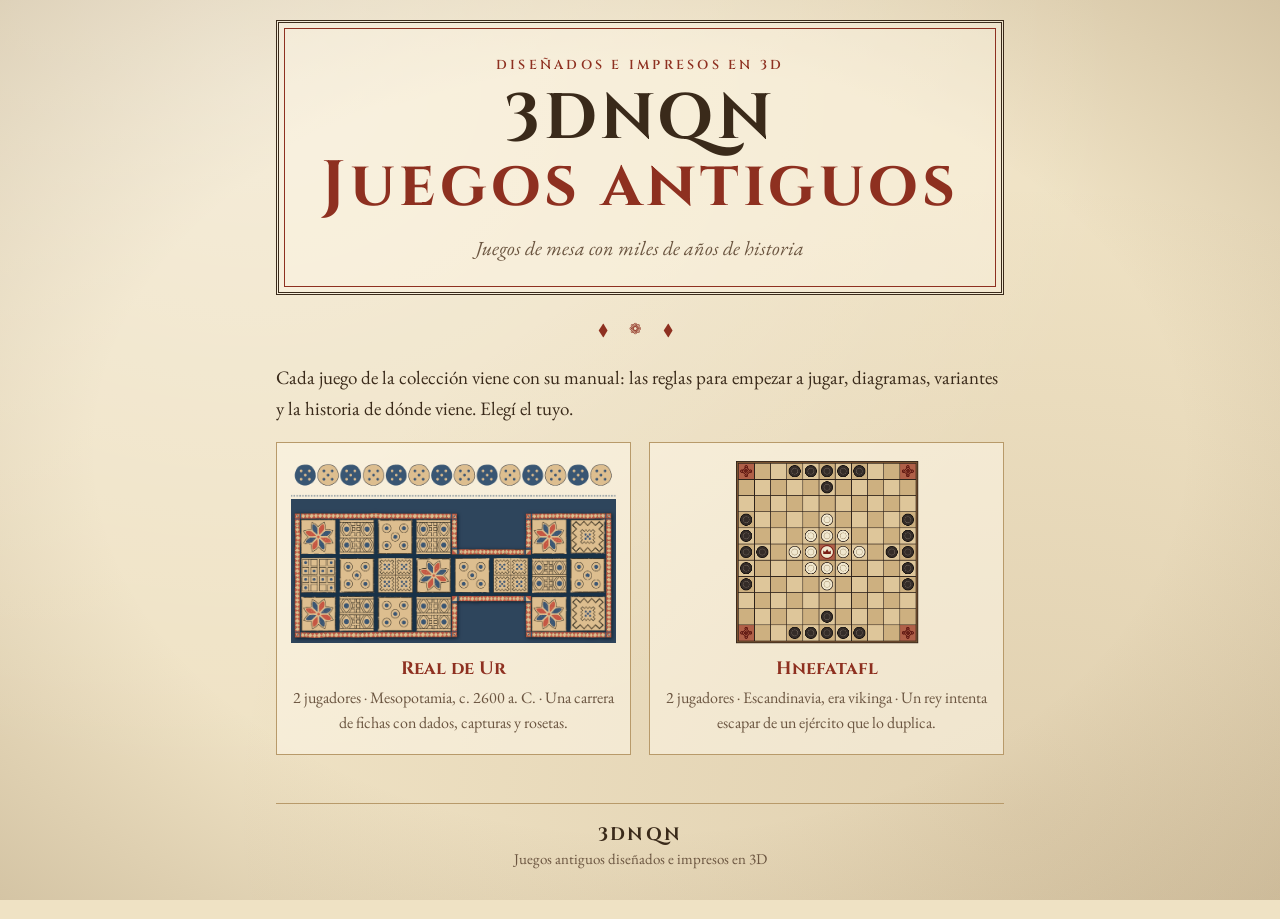
<file: index.html>
<!doctype html>
<html lang="es">
<head>
<meta charset="utf-8">
<meta name="viewport" content="width=device-width, initial-scale=1">
<title>3DNQN · Juegos antiguos</title>
<meta name="description" content="Juegos de mesa antiguos diseñados e impresos en 3D por 3DNQN: manuales, reglas e historia.">
<link rel="preconnect" href="https://fonts.googleapis.com">
<link rel="preconnect" href="https://fonts.gstatic.com" crossorigin>
<link href="https://fonts.googleapis.com/css2?family=Cinzel:wght@600;700&family=EB+Garamond:ital,wght@0,400;0,600;1,400&display=swap" rel="stylesheet">
<link rel="stylesheet" href="assets/estilo.css">
</head>
<body>
<main class="pagina">

  <header class="marco">
    <p class="sobretitulo">Diseñados e impresos en 3D</p>
    <h1>3DNQN <span class="rojo">Juegos antiguos</span></h1>
    <p class="bajada">Juegos de mesa con miles de años de historia</p>
  </header>

  <p class="ornamento">◆ ❁ ◆</p>

  <p>Cada juego de la colección viene con su manual: las reglas para empezar a jugar, diagramas, variantes y la historia de dónde viene. Elegí el tuyo.</p>

  <div class="tarjetas">
    <a class="tarjeta" href="ur/">
      <img src="ur/tablero.png" width="788" height="441" alt="Tablero del Real de Ur con sus rosetas.">
      <h3>Real de Ur</h3>
      <p>2 jugadores · Mesopotamia, c. 2600 a. C. · Una carrera de fichas con dados, capturas y rosetas.</p>
    </a>
    <a class="tarjeta" href="hnefatafl/">
      <img src="hnefatafl/tablero.png" width="752" height="752" alt="Tablero del Hnefatafl en la posición inicial.">
      <h3>Hnefatafl</h3>
      <p>2 jugadores · Escandinavia, era vikinga · Un rey intenta escapar de un ejército que lo duplica.</p>
    </a>
  </div>

  <footer>
    <div class="marca">3DNQN</div>
    <div>Juegos antiguos diseñados e impresos en 3D</div>
  </footer>

</main>
</body>
</html>
</file>
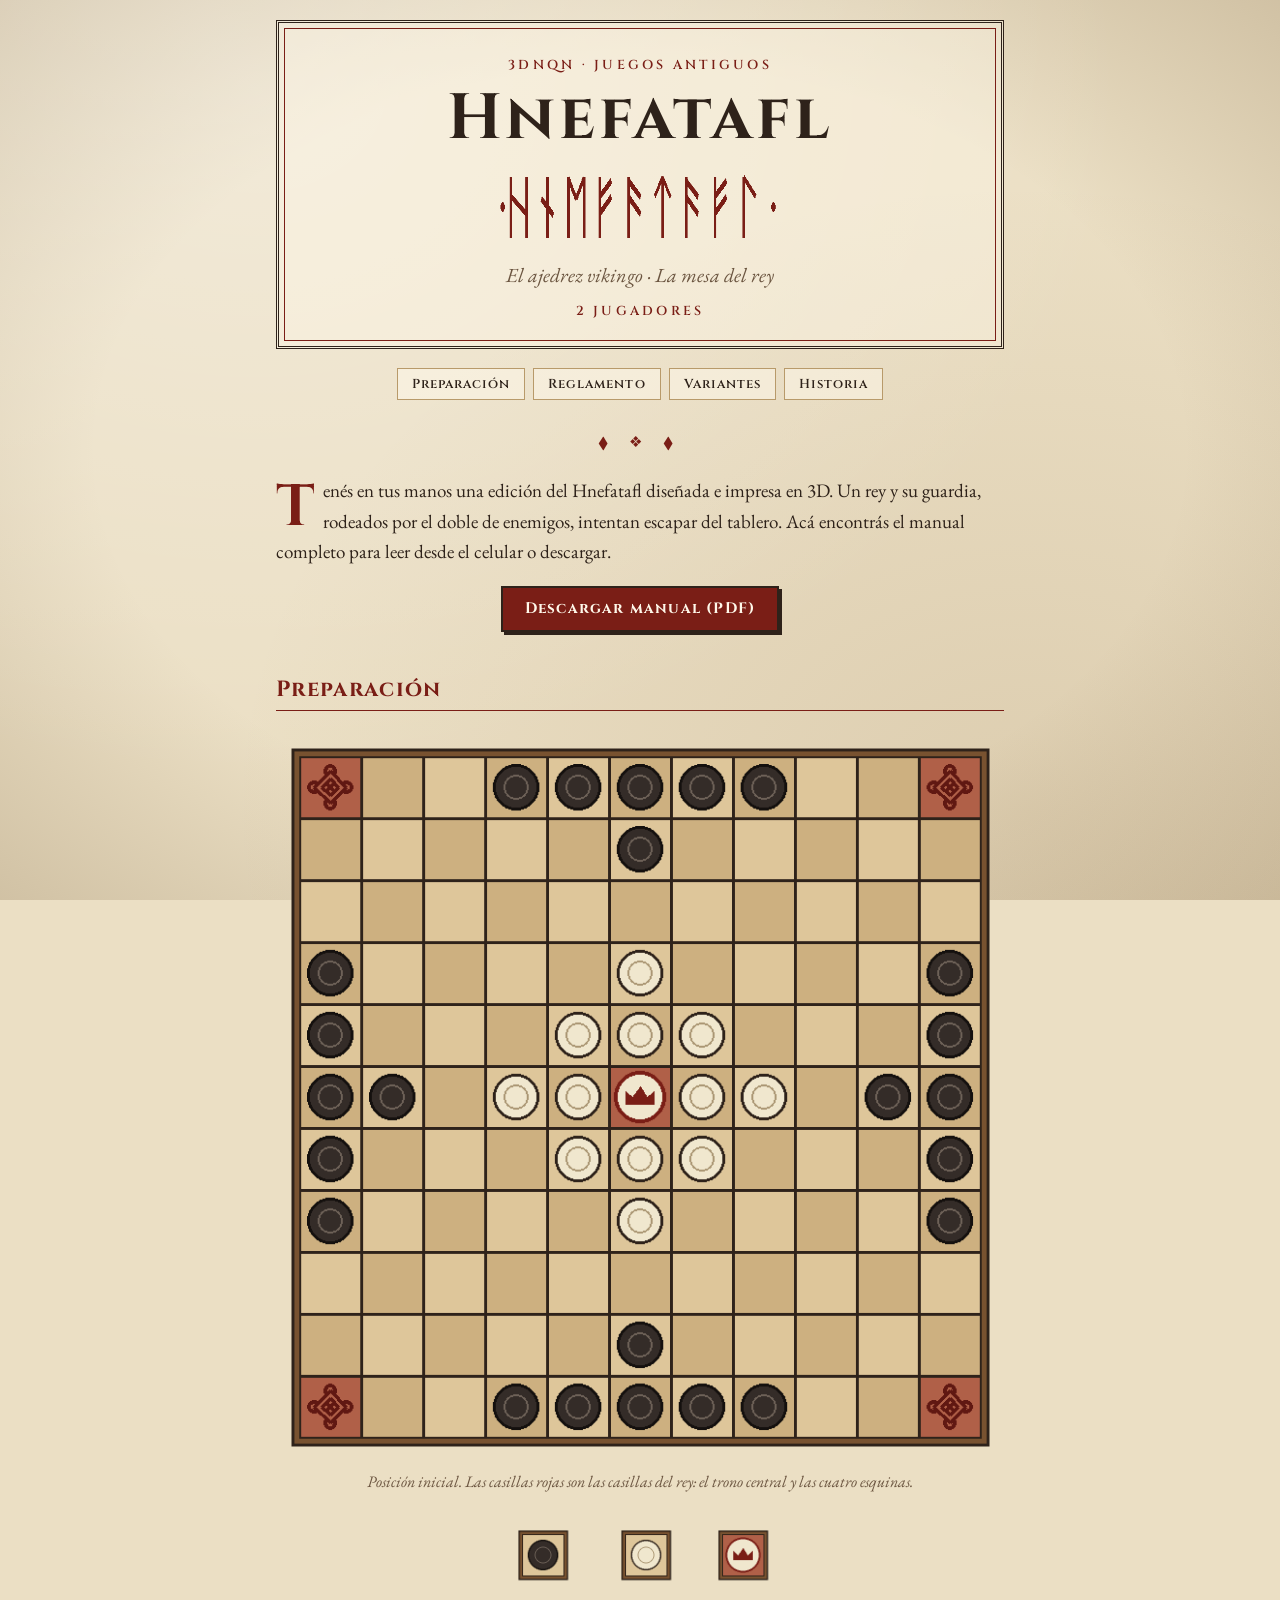
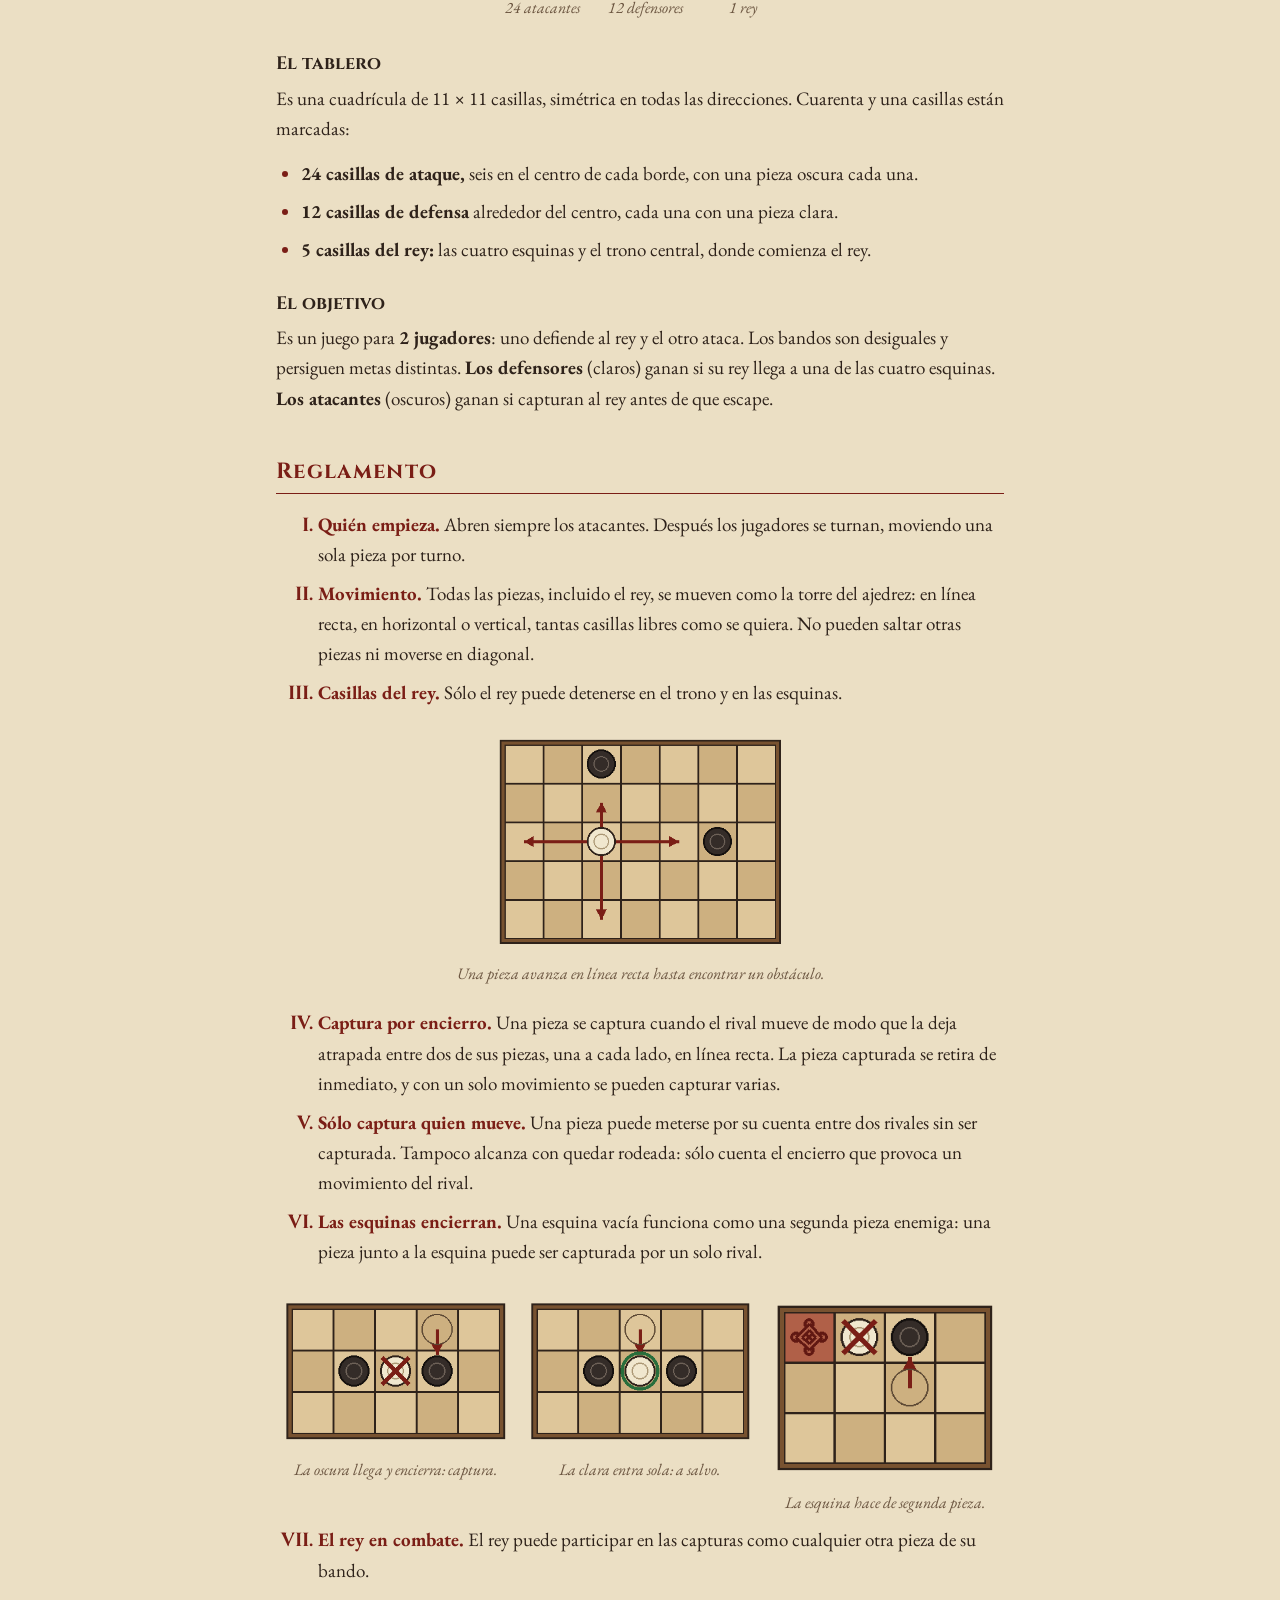
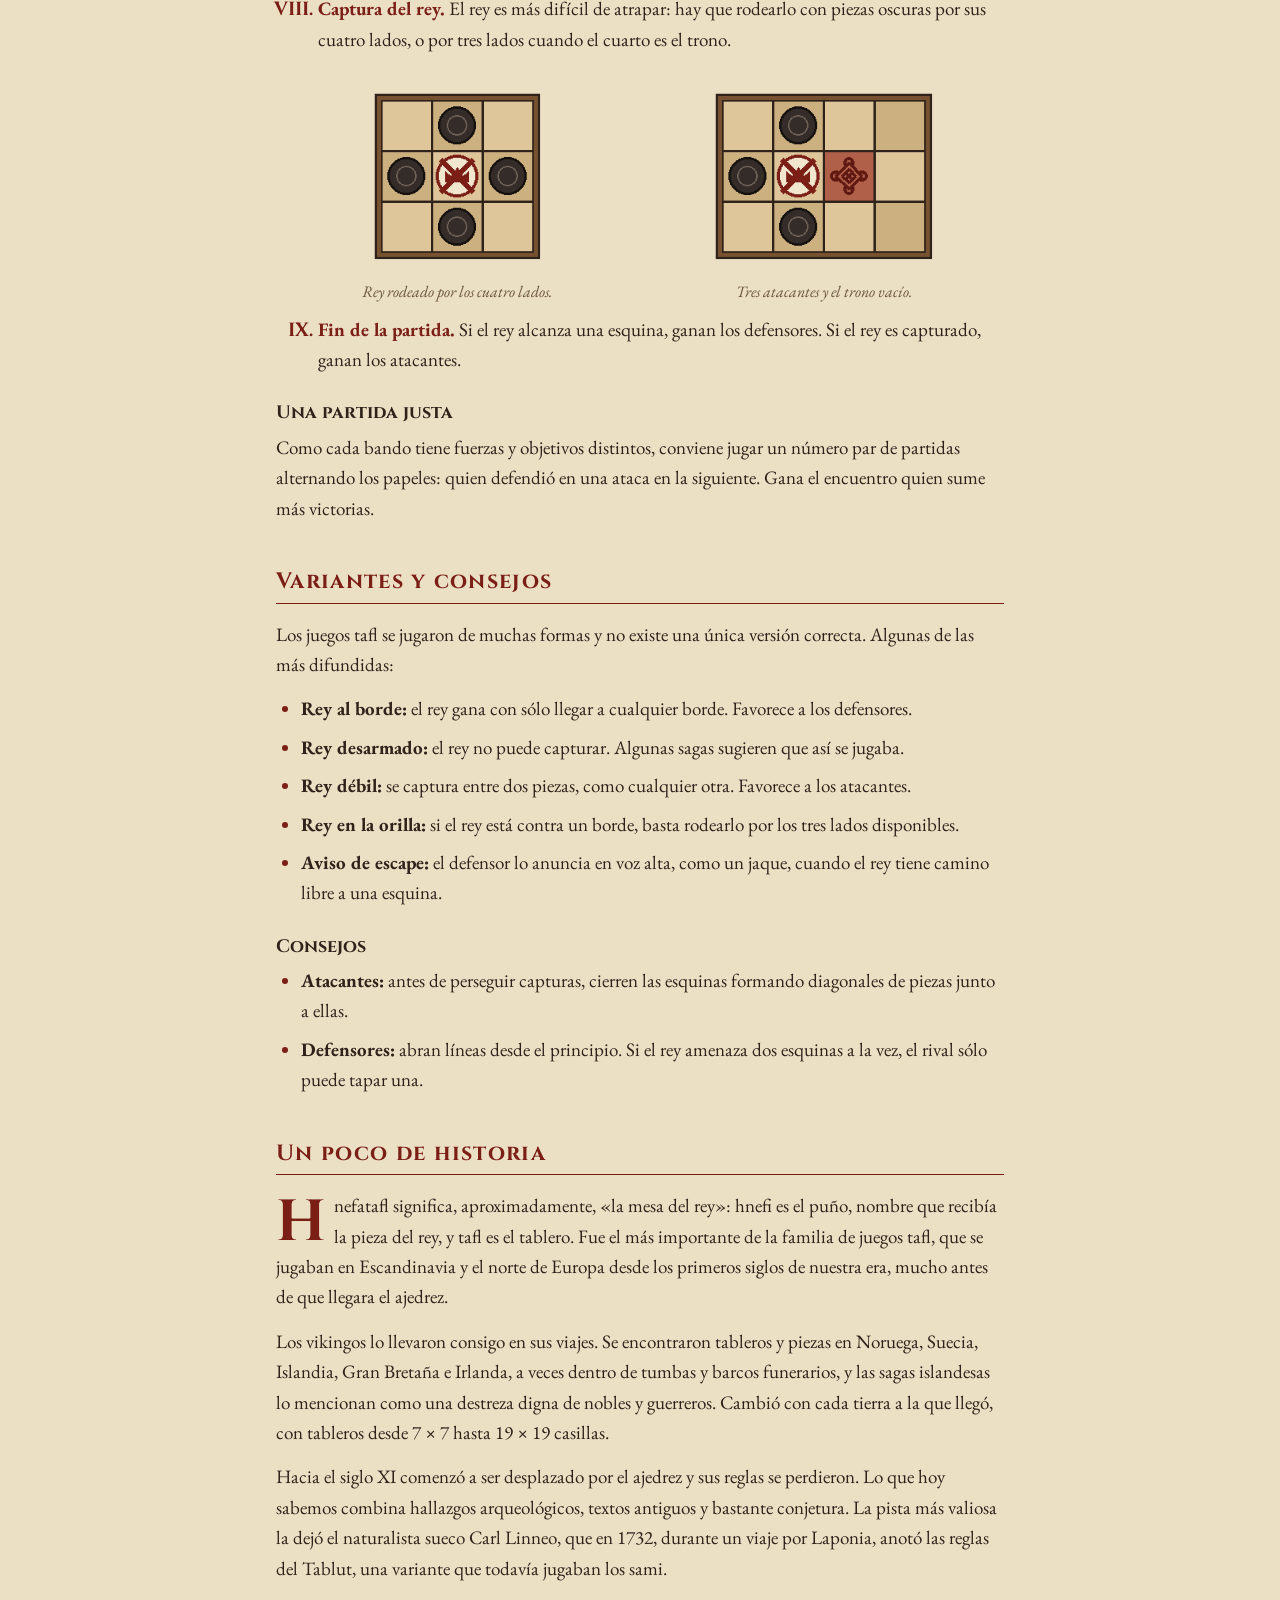
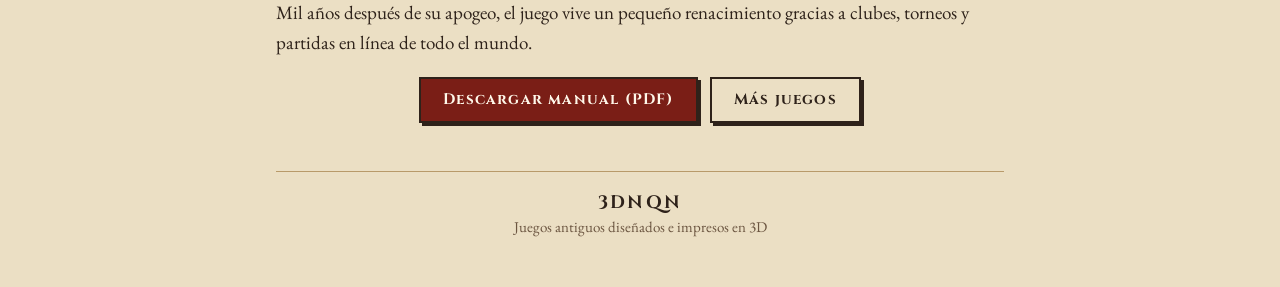
<file: hnefatafl/index.html>
<!doctype html>
<html lang="es">
<head>
<meta charset="utf-8">
<meta name="viewport" content="width=device-width, initial-scale=1">
<title>Hnefatafl · Manual de juego · 3DNQN</title>
<meta name="description" content="Manual del Hnefatafl, el ajedrez vikingo: preparación, reglamento con diagramas, variantes e historia. Edición impresa en 3D por 3DNQN.">
<link rel="preconnect" href="https://fonts.googleapis.com">
<link rel="preconnect" href="https://fonts.gstatic.com" crossorigin>
<link href="https://fonts.googleapis.com/css2?family=Cinzel:wght@600;700&family=EB+Garamond:ital,wght@0,400;0,600;1,400&display=swap" rel="stylesheet">
<link rel="stylesheet" href="../assets/estilo.css">
</head>
<body class="tafl">
<main class="pagina">

  <header class="marco">
    <p class="sobretitulo">3DNQN · Juegos antiguos</p>
    <h1>Hnefatafl</h1>
    <img class="runas" src="runas.png" width="688" height="80" alt="Hnefatafl escrito en runas">
    <p class="bajada">El ajedrez vikingo · La mesa del rey</p>
    <p class="sobretitulo" style="margin:14px 0 0">2 jugadores</p>
  </header>

  <ul class="indice">
    <li><a href="#preparacion">Preparación</a></li>
    <li><a href="#reglamento">Reglamento</a></li>
    <li><a href="#variantes">Variantes</a></li>
    <li><a href="#historia">Historia</a></li>
  </ul>

  <p class="ornamento">◆ ❖ ◆</p>

  <p class="inicial">Tenés en tus manos una edición del Hnefatafl diseñada e impresa en 3D. Un rey y su guardia, rodeados por el doble de enemigos, intentan escapar del tablero. Acá encontrás el manual completo para leer desde el celular o descargar.</p>

  <div class="botones">
    <a class="boton" href="manual-hnefatafl.pdf" download>Descargar manual (PDF)</a>
  </div>

  <h2 id="preparacion">Preparación</h2>
  <figure>
    <img src="tablero.png" width="752" height="752" alt="Tablero de 11 por 11 en la posición inicial: el rey en el centro, doce defensores en cruz y veinticuatro atacantes en los bordes.">
    <figcaption>Posición inicial. Las casillas rojas son las casillas del rey: el trono central y las cuatro esquinas.</figcaption>
  </figure>

  <div class="piezas">
    <figure><img src="p_a.png" width="138" height="138" alt="Pieza atacante"><figcaption>24 atacantes</figcaption></figure>
    <figure><img src="p_d.png" width="138" height="138" alt="Pieza defensora"><figcaption>12 defensores</figcaption></figure>
    <figure><img src="p_k.png" width="138" height="138" alt="El rey"><figcaption>1 rey</figcaption></figure>
  </div>

  <h3>El tablero</h3>
  <p>Es una cuadrícula de 11 × 11 casillas, simétrica en todas las direcciones. Cuarenta y una casillas están marcadas:</p>
  <ul>
    <li><strong>24 casillas de ataque,</strong> seis en el centro de cada borde, con una pieza oscura cada una.</li>
    <li><strong>12 casillas de defensa</strong> alrededor del centro, cada una con una pieza clara.</li>
    <li><strong>5 casillas del rey:</strong> las cuatro esquinas y el trono central, donde comienza el rey.</li>
  </ul>

  <h3>El objetivo</h3>
  <p>Es un juego para <strong>2 jugadores</strong>: uno defiende al rey y el otro ataca. Los bandos son desiguales y persiguen metas distintas. <strong>Los defensores</strong> (claros) ganan si su rey llega a una de las cuatro esquinas. <strong>Los atacantes</strong> (oscuros) ganan si capturan al rey antes de que escape.</p>

  <h2 id="reglamento">Reglamento</h2>
  <ol class="reglas">
    <li><span class="regla">Quién empieza.</span> Abren siempre los atacantes. Después los jugadores se turnan, moviendo una sola pieza por turno.</li>
    <li><span class="regla">Movimiento.</span> Todas las piezas, incluido el rey, se mueven como la torre del ajedrez: en línea recta, en horizontal o vertical, tantas casillas libres como se quiera. No pueden saltar otras piezas ni moverse en diagonal.</li>
    <li><span class="regla">Casillas del rey.</span> Sólo el rey puede detenerse en el trono y en las esquinas.</li>
  </ol>
  <figure>
    <img src="d_mov.png" width="496" height="368" alt="Una pieza se mueve en línea recta hasta encontrar un obstáculo." style="max-width:300px">
    <figcaption>Una pieza avanza en línea recta hasta encontrar un obstáculo.</figcaption>
  </figure>

  <ol class="reglas" start="4">
    <li><span class="regla">Captura por encierro.</span> Una pieza se captura cuando el rival mueve de modo que la deja atrapada entre dos de sus piezas, una a cada lado, en línea recta. La pieza capturada se retira de inmediato, y con un solo movimiento se pueden capturar varias.</li>
    <li><span class="regla">Sólo captura quien mueve.</span> Una pieza puede meterse por su cuenta entre dos rivales sin ser capturada. Tampoco alcanza con quedar rodeada: sólo cuenta el encierro que provoca un movimiento del rival.</li>
    <li><span class="regla">Las esquinas encierran.</span> Una esquina vacía funciona como una segunda pieza enemiga: una pieza junto a la esquina puede ser capturada por un solo rival.</li>
  </ol>
  <div class="par tres">
    <figure><img src="d_cap.png" width="368" height="240" alt="Captura: la pieza oscura llega y encierra a la clara."><figcaption>La oscura llega y encierra: captura.</figcaption></figure>
    <figure><img src="d_safe.png" width="368" height="240" alt="La pieza clara entra sola entre dos oscuras y queda a salvo."><figcaption>La clara entra sola: a salvo.</figcaption></figure>
    <figure><img src="d_corner.png" width="304" height="240" alt="La esquina actúa como segunda pieza en la captura."><figcaption>La esquina hace de segunda pieza.</figcaption></figure>
  </div>

  <ol class="reglas" start="7">
    <li><span class="regla">El rey en combate.</span> El rey puede participar en las capturas como cualquier otra pieza de su bando.</li>
    <li><span class="regla">Captura del rey.</span> El rey es más difícil de atrapar: hay que rodearlo con piezas oscuras por sus cuatro lados, o por tres lados cuando el cuarto es el trono.</li>
  </ol>
  <div class="par">
    <figure><img src="d_rey4.png" width="240" height="240" alt="Rey rodeado por cuatro atacantes."><figcaption>Rey rodeado por los cuatro lados.</figcaption></figure>
    <figure><img src="d_rey3.png" width="304" height="240" alt="Rey rodeado por tres atacantes y el trono."><figcaption>Tres atacantes y el trono vacío.</figcaption></figure>
  </div>
  <ol class="reglas" start="9">
    <li><span class="regla">Fin de la partida.</span> Si el rey alcanza una esquina, ganan los defensores. Si el rey es capturado, ganan los atacantes.</li>
  </ol>

  <h3>Una partida justa</h3>
  <p>Como cada bando tiene fuerzas y objetivos distintos, conviene jugar un número par de partidas alternando los papeles: quien defendió en una ataca en la siguiente. Gana el encuentro quien sume más victorias.</p>

  <h2 id="variantes">Variantes y consejos</h2>
  <p>Los juegos tafl se jugaron de muchas formas y no existe una única versión correcta. Algunas de las más difundidas:</p>
  <ul>
    <li><strong>Rey al borde:</strong> el rey gana con sólo llegar a cualquier borde. Favorece a los defensores.</li>
    <li><strong>Rey desarmado:</strong> el rey no puede capturar. Algunas sagas sugieren que así se jugaba.</li>
    <li><strong>Rey débil:</strong> se captura entre dos piezas, como cualquier otra. Favorece a los atacantes.</li>
    <li><strong>Rey en la orilla:</strong> si el rey está contra un borde, basta rodearlo por los tres lados disponibles.</li>
    <li><strong>Aviso de escape:</strong> el defensor lo anuncia en voz alta, como un jaque, cuando el rey tiene camino libre a una esquina.</li>
  </ul>
  <h3>Consejos</h3>
  <ul>
    <li><strong>Atacantes:</strong> antes de perseguir capturas, cierren las esquinas formando diagonales de piezas junto a ellas.</li>
    <li><strong>Defensores:</strong> abran líneas desde el principio. Si el rey amenaza dos esquinas a la vez, el rival sólo puede tapar una.</li>
  </ul>

  <h2 id="historia">Un poco de historia</h2>
  <p class="inicial">Hnefatafl significa, aproximadamente, «la mesa del rey»: hnefi es el puño, nombre que recibía la pieza del rey, y tafl es el tablero. Fue el más importante de la familia de juegos tafl, que se jugaban en Escandinavia y el norte de Europa desde los primeros siglos de nuestra era, mucho antes de que llegara el ajedrez.</p>
  <p>Los vikingos lo llevaron consigo en sus viajes. Se encontraron tableros y piezas en Noruega, Suecia, Islandia, Gran Bretaña e Irlanda, a veces dentro de tumbas y barcos funerarios, y las sagas islandesas lo mencionan como una destreza digna de nobles y guerreros. Cambió con cada tierra a la que llegó, con tableros desde 7 × 7 hasta 19 × 19 casillas.</p>
  <p>Hacia el siglo XI comenzó a ser desplazado por el ajedrez y sus reglas se perdieron. Lo que hoy sabemos combina hallazgos arqueológicos, textos antiguos y bastante conjetura. La pista más valiosa la dejó el naturalista sueco Carl Linneo, que en 1732, durante un viaje por Laponia, anotó las reglas del Tablut, una variante que todavía jugaban los sami.</p>
  <p>Mil años después de su apogeo, el juego vive un pequeño renacimiento gracias a clubes, torneos y partidas en línea de todo el mundo.</p>

  <div class="botones">
    <a class="boton" href="manual-hnefatafl.pdf" download>Descargar manual (PDF)</a>
    <a class="boton secundario" href="../">Más juegos</a>
  </div>

  <footer>
    <div class="marca">3DNQN</div>
    <div>Juegos antiguos diseñados e impresos en 3D</div>
  </footer>

</main>
</body>
</html>
</file>
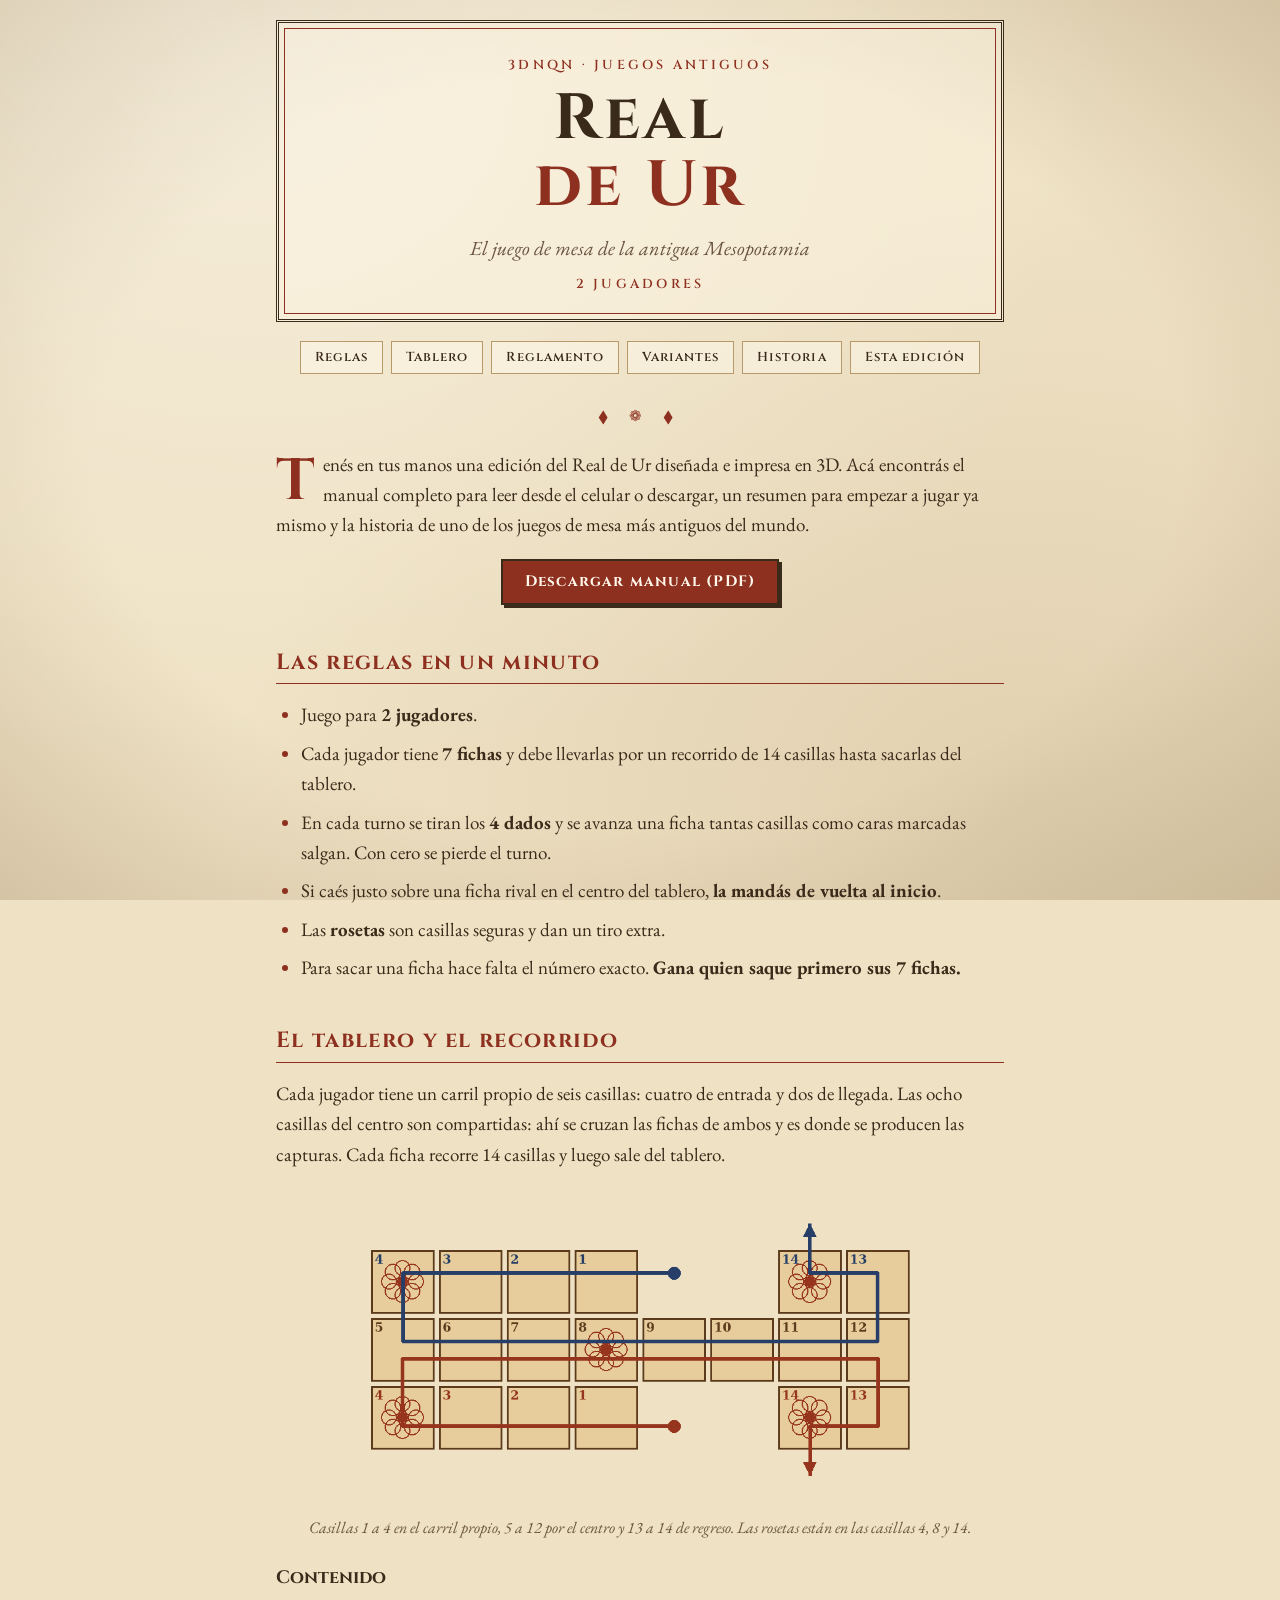
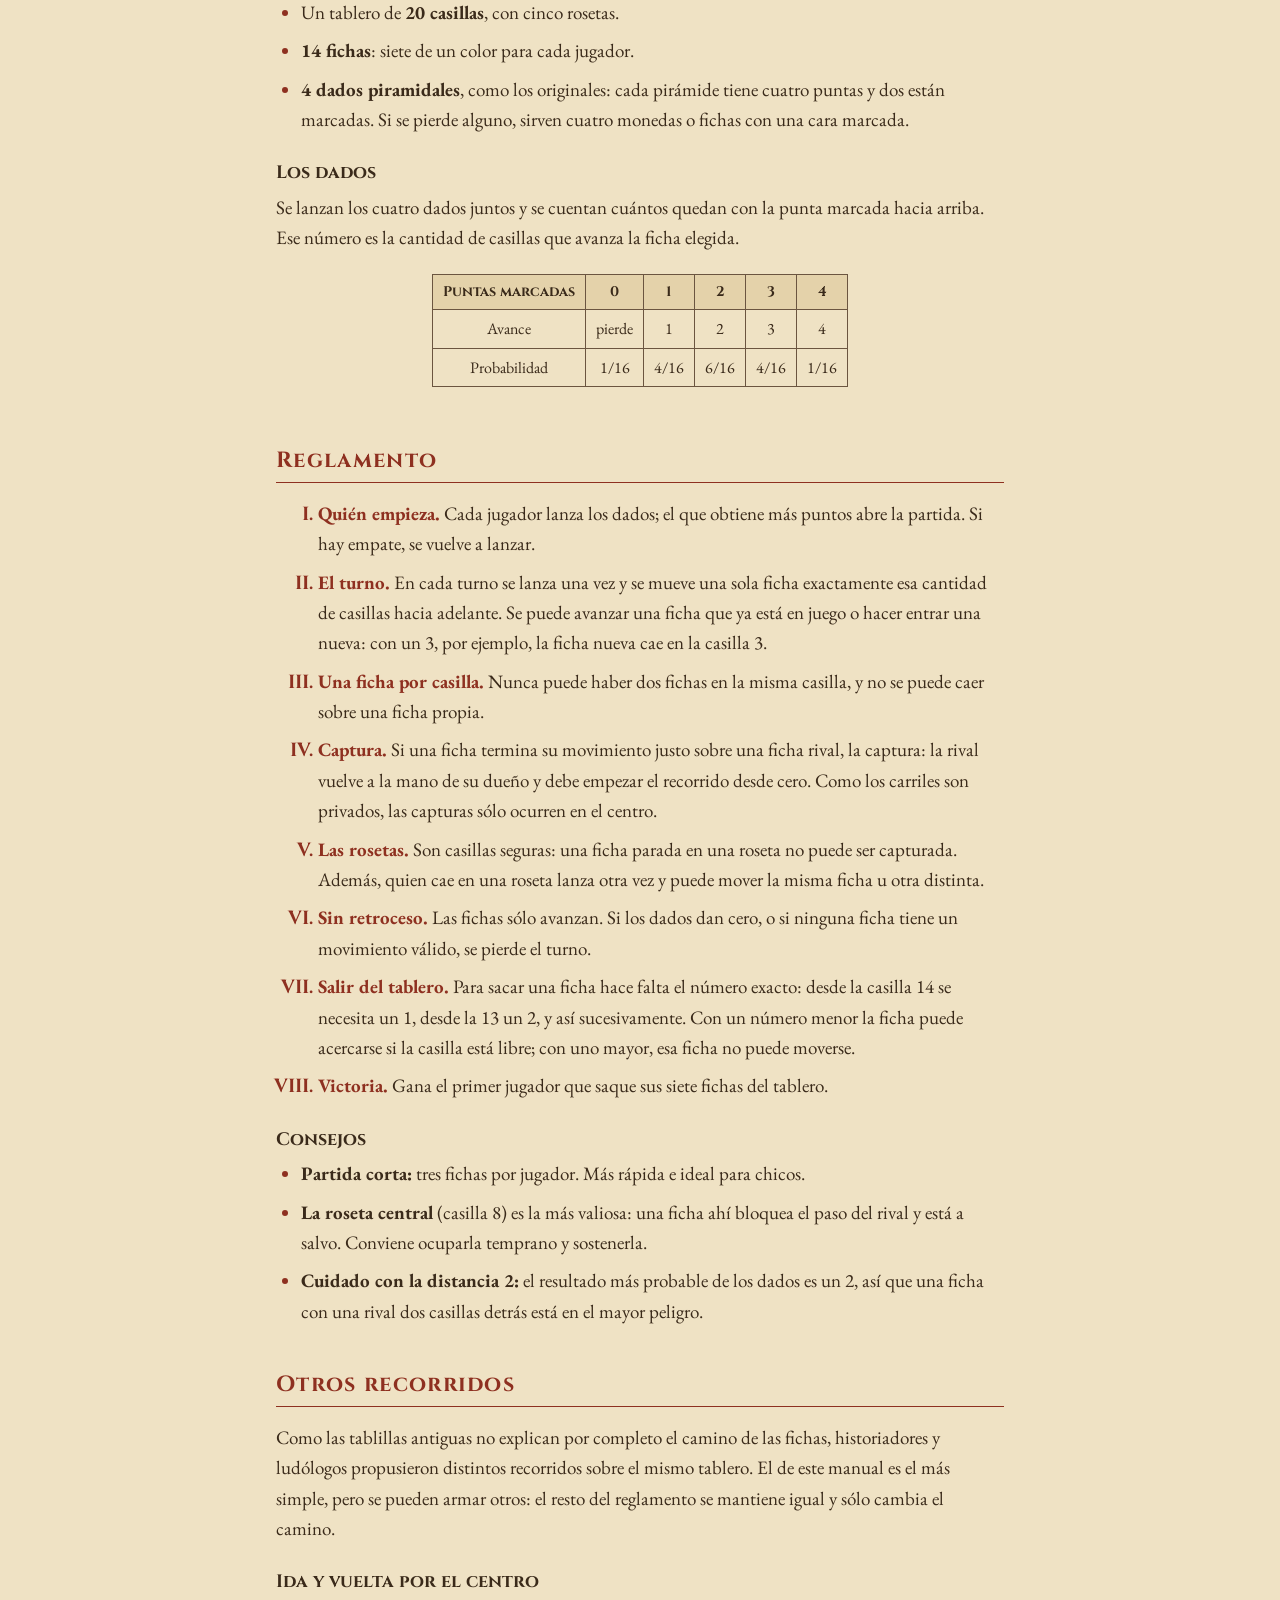
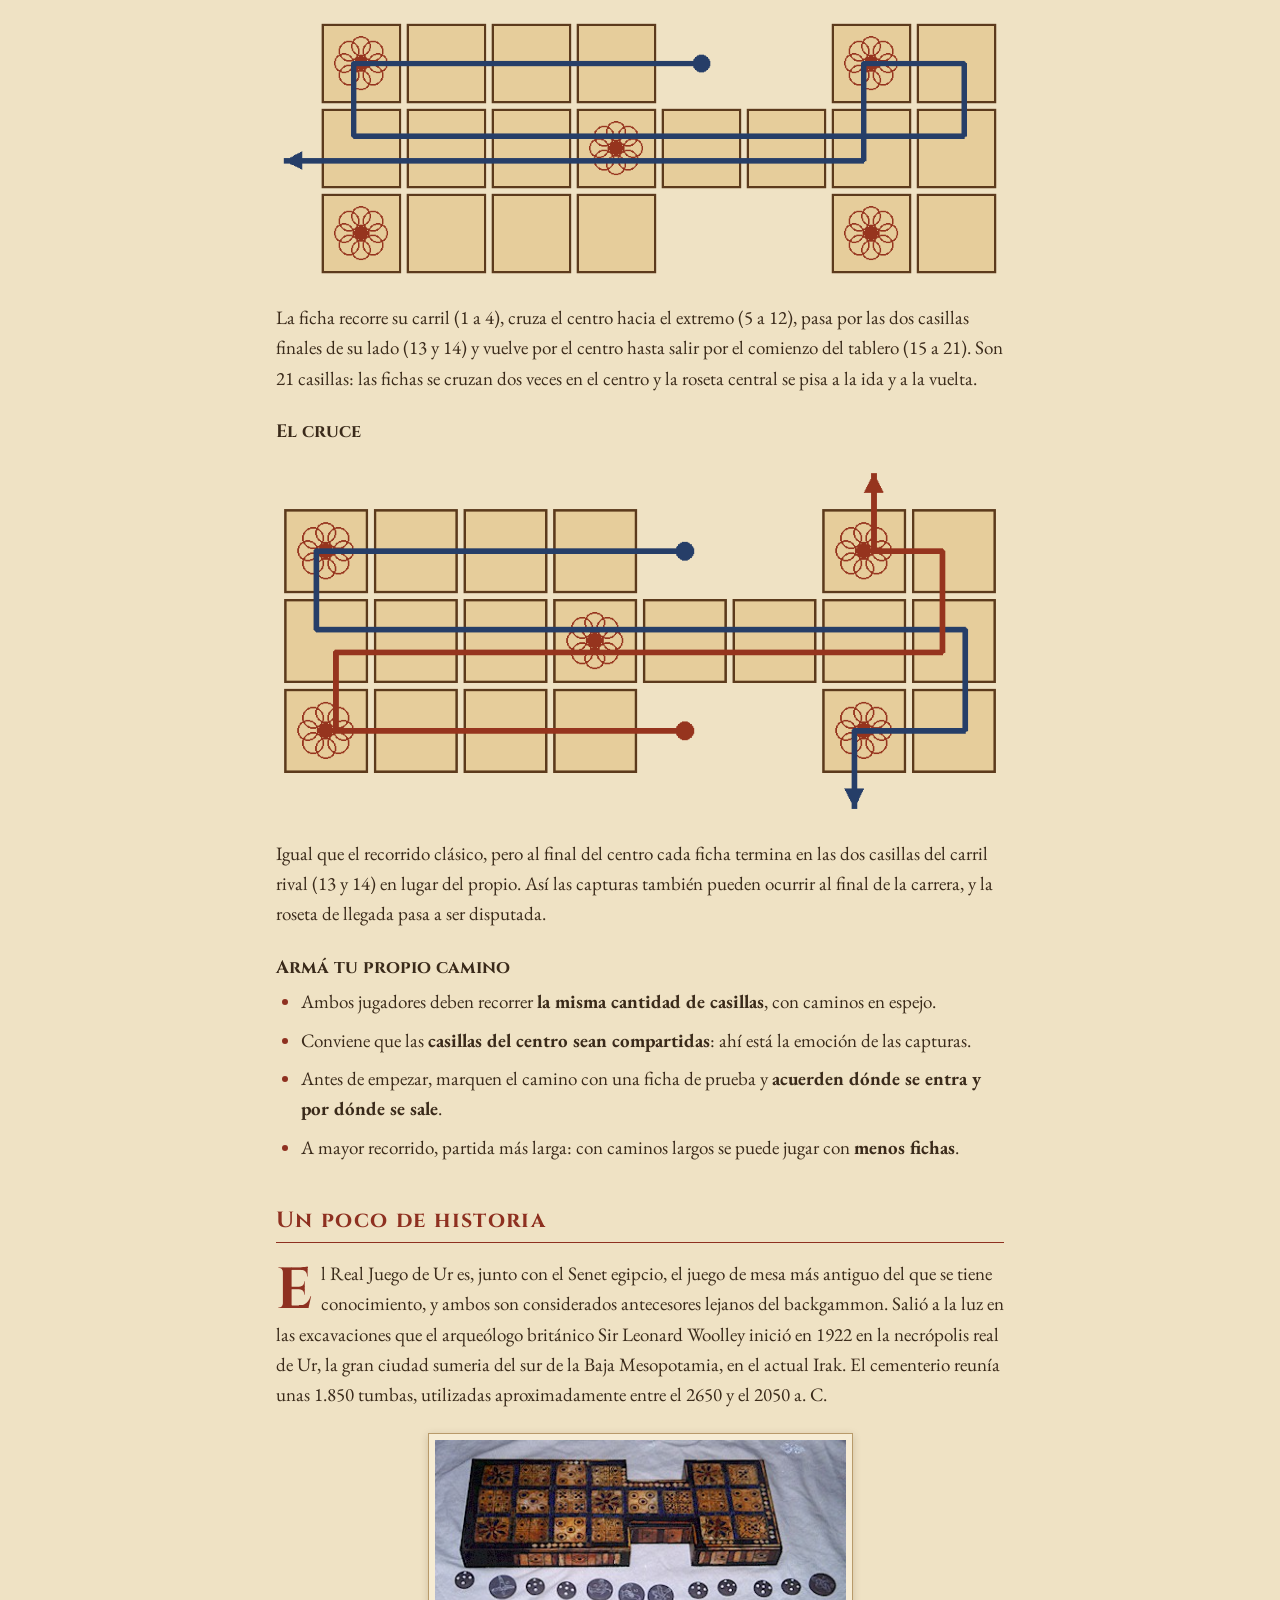
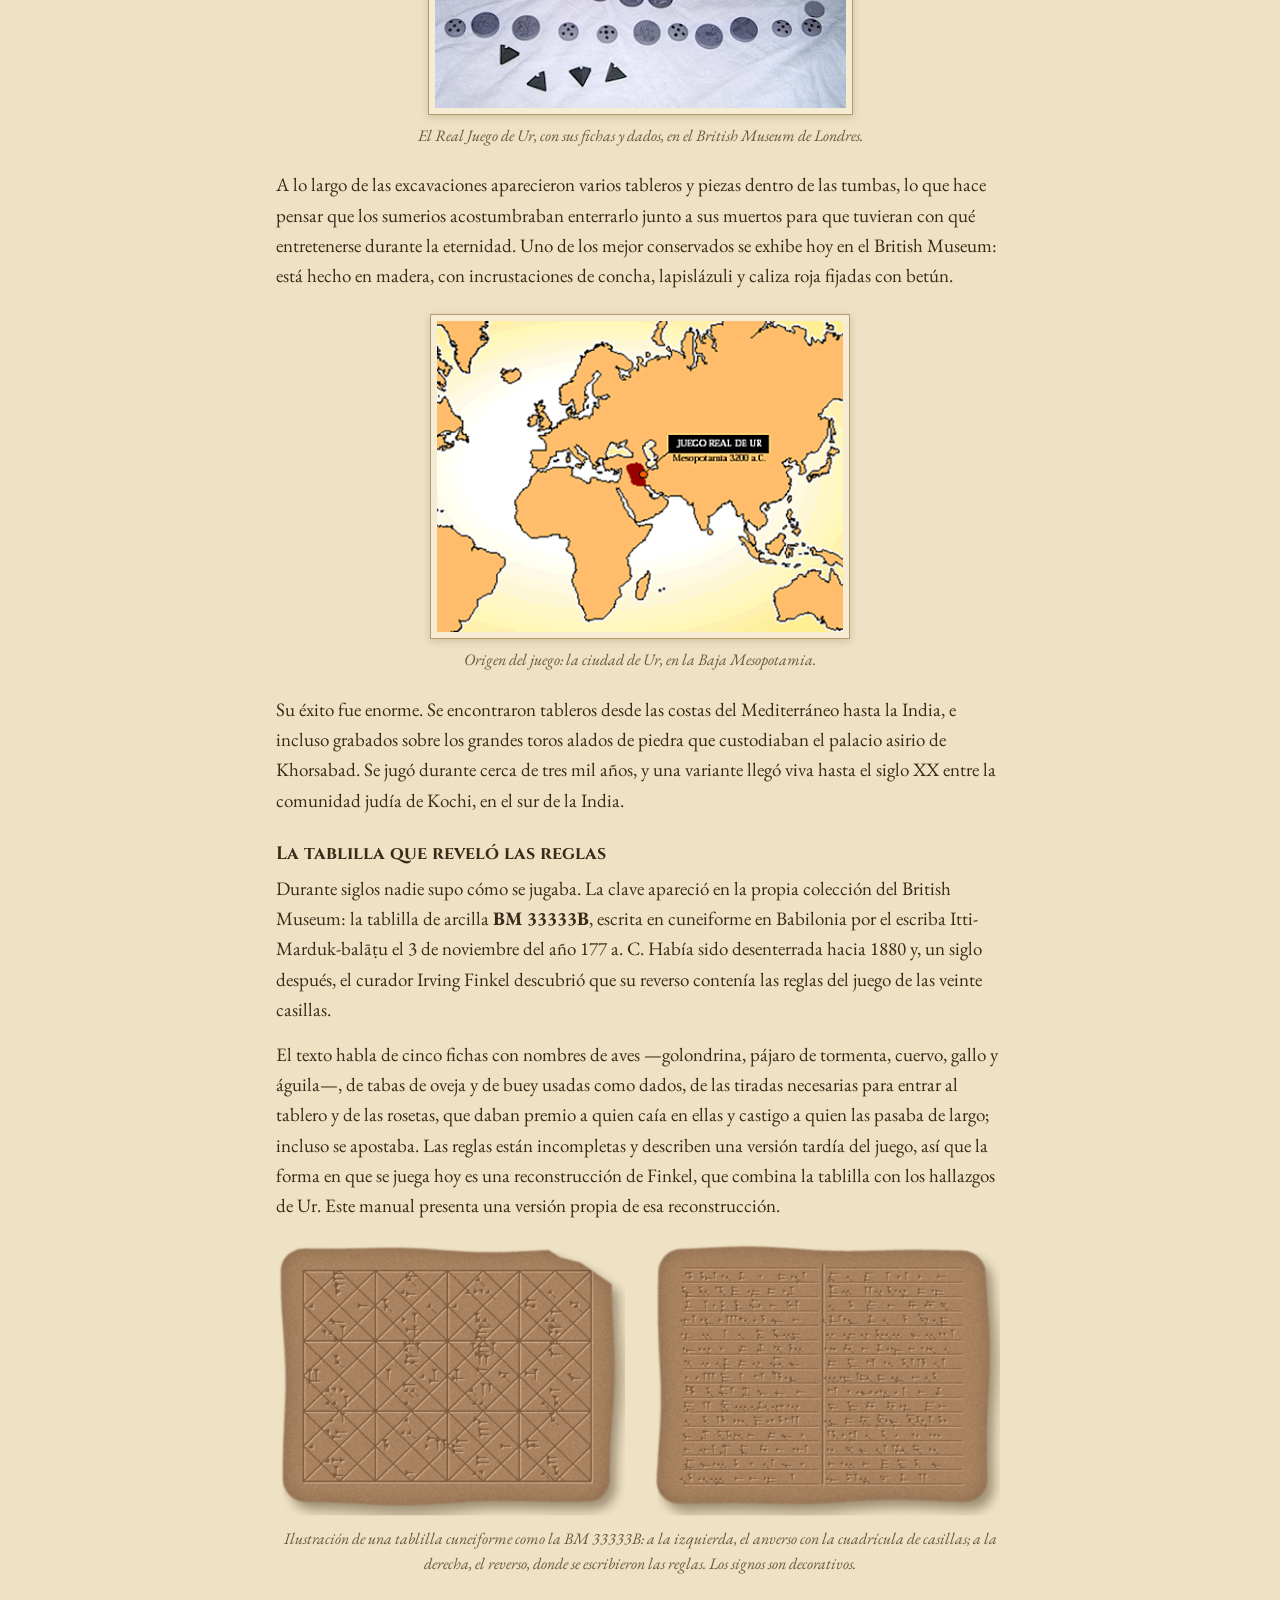
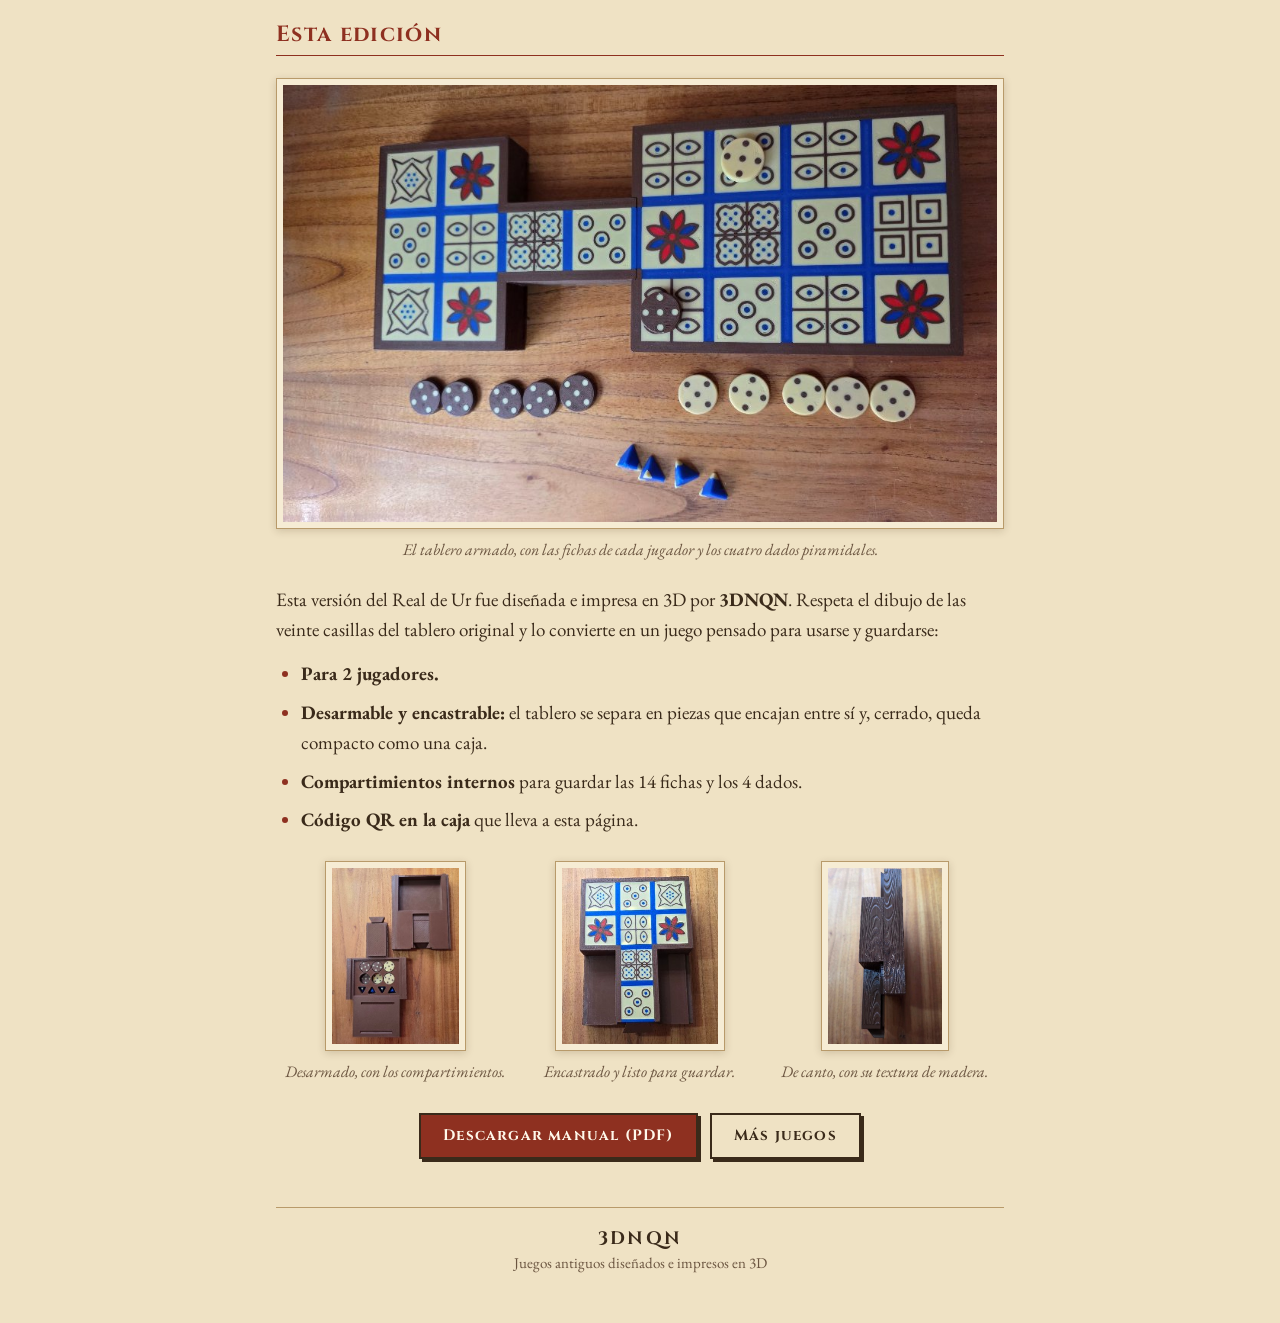
<file: ur/index.html>
<!doctype html>
<html lang="es">
<head>
<meta charset="utf-8">
<meta name="viewport" content="width=device-width, initial-scale=1">
<title>Real de Ur · Manual de juego · 3DNQN</title>
<meta name="description" content="Manual del Real de Ur, el juego de mesa de la antigua Mesopotamia: reglas, recorrido, variantes e historia. Edición impresa en 3D por 3DNQN.">
<link rel="preconnect" href="https://fonts.googleapis.com">
<link rel="preconnect" href="https://fonts.gstatic.com" crossorigin>
<link href="https://fonts.googleapis.com/css2?family=Cinzel:wght@600;700&family=EB+Garamond:ital,wght@0,400;0,600;1,400&display=swap" rel="stylesheet">
<link rel="stylesheet" href="../assets/estilo.css">
</head>
<body>
<main class="pagina">

  <header class="marco">
    <p class="sobretitulo">3DNQN · Juegos antiguos</p>
    <h1>Real <span class="rojo">de Ur</span></h1>
    <p class="bajada">El juego de mesa de la antigua Mesopotamia</p>
    <p class="sobretitulo" style="margin:14px 0 0">2 jugadores</p>
  </header>

  <ul class="indice">
    <li><a href="#reglas">Reglas</a></li>
    <li><a href="#tablero">Tablero</a></li>
    <li><a href="#reglamento">Reglamento</a></li>
    <li><a href="#recorridos">Variantes</a></li>
    <li><a href="#historia">Historia</a></li>
    <li><a href="#edicion">Esta edición</a></li>
  </ul>

  <p class="ornamento">◆ ❁ ◆</p>

  <p class="inicial">Tenés en tus manos una edición del Real de Ur diseñada e impresa en 3D. Acá encontrás el manual completo para leer desde el celular o descargar, un resumen para empezar a jugar ya mismo y la historia de uno de los juegos de mesa más antiguos del mundo.</p>

  <div class="botones">
    <a class="boton" href="manual-real-de-ur.pdf" download>Descargar manual (PDF)</a>
  </div>

  <h2 id="reglas">Las reglas en un minuto</h2>
  <ul>
    <li>Juego para <strong>2 jugadores</strong>.</li>
    <li>Cada jugador tiene <strong>7 fichas</strong> y debe llevarlas por un recorrido de 14 casillas hasta sacarlas del tablero.</li>
    <li>En cada turno se tiran los <strong>4 dados</strong> y se avanza una ficha tantas casillas como caras marcadas salgan. Con cero se pierde el turno.</li>
    <li>Si caés justo sobre una ficha rival en el centro del tablero, <strong>la mandás de vuelta al inicio</strong>.</li>
    <li>Las <strong>rosetas</strong> son casillas seguras y dan un tiro extra.</li>
    <li>Para sacar una ficha hace falta el número exacto. <strong>Gana quien saque primero sus 7 fichas.</strong></li>
  </ul>

  <h2 id="tablero">El tablero y el recorrido</h2>
  <p>Cada jugador tiene un carril propio de seis casillas: cuatro de entrada y dos de llegada. Las ocho casillas del centro son compartidas: ahí se cruzan las fichas de ambos y es donde se producen las capturas. Cada ficha recorre 14 casillas y luego sale del tablero.</p>
  <figure>
    <img src="recorrido.png" width="1180" height="510" alt="Diagrama del tablero con el recorrido de cada jugador: casillas 1 a 4 en su carril, 5 a 12 por el centro y 13 y 14 de regreso a su lado.">
    <figcaption>Casillas 1 a 4 en el carril propio, 5 a 12 por el centro y 13 a 14 de regreso. Las rosetas están en las casillas 4, 8 y 14.</figcaption>
  </figure>

  <h3>Contenido</h3>
  <ul>
    <li>Un tablero de <strong>20 casillas</strong>, con cinco rosetas.</li>
    <li><strong>14 fichas</strong>: siete de un color para cada jugador.</li>
    <li><strong>4 dados piramidales</strong>, como los originales: cada pirámide tiene cuatro puntas y dos están marcadas. Si se pierde alguno, sirven cuatro monedas o fichas con una cara marcada.</li>
  </ul>

  <h3>Los dados</h3>
  <p>Se lanzan los cuatro dados juntos y se cuentan cuántos quedan con la punta marcada hacia arriba. Ese número es la cantidad de casillas que avanza la ficha elegida.</p>
  <div class="tabla-scroll">
    <table>
      <tr><th>Puntas marcadas</th><th>0</th><th>1</th><th>2</th><th>3</th><th>4</th></tr>
      <tr><td>Avance</td><td>pierde</td><td>1</td><td>2</td><td>3</td><td>4</td></tr>
      <tr><td>Probabilidad</td><td>1/16</td><td>4/16</td><td>6/16</td><td>4/16</td><td>1/16</td></tr>
    </table>
  </div>

  <h2 id="reglamento">Reglamento</h2>
  <ol class="reglas">
    <li><span class="regla">Quién empieza.</span> Cada jugador lanza los dados; el que obtiene más puntos abre la partida. Si hay empate, se vuelve a lanzar.</li>
    <li><span class="regla">El turno.</span> En cada turno se lanza una vez y se mueve una sola ficha exactamente esa cantidad de casillas hacia adelante. Se puede avanzar una ficha que ya está en juego o hacer entrar una nueva: con un 3, por ejemplo, la ficha nueva cae en la casilla 3.</li>
    <li><span class="regla">Una ficha por casilla.</span> Nunca puede haber dos fichas en la misma casilla, y no se puede caer sobre una ficha propia.</li>
    <li><span class="regla">Captura.</span> Si una ficha termina su movimiento justo sobre una ficha rival, la captura: la rival vuelve a la mano de su dueño y debe empezar el recorrido desde cero. Como los carriles son privados, las capturas sólo ocurren en el centro.</li>
    <li><span class="regla">Las rosetas.</span> Son casillas seguras: una ficha parada en una roseta no puede ser capturada. Además, quien cae en una roseta lanza otra vez y puede mover la misma ficha u otra distinta.</li>
    <li><span class="regla">Sin retroceso.</span> Las fichas sólo avanzan. Si los dados dan cero, o si ninguna ficha tiene un movimiento válido, se pierde el turno.</li>
    <li><span class="regla">Salir del tablero.</span> Para sacar una ficha hace falta el número exacto: desde la casilla 14 se necesita un 1, desde la 13 un 2, y así sucesivamente. Con un número menor la ficha puede acercarse si la casilla está libre; con uno mayor, esa ficha no puede moverse.</li>
    <li><span class="regla">Victoria.</span> Gana el primer jugador que saque sus siete fichas del tablero.</li>
  </ol>

  <h3>Consejos</h3>
  <ul>
    <li><strong>Partida corta:</strong> tres fichas por jugador. Más rápida e ideal para chicos.</li>
    <li><strong>La roseta central</strong> (casilla 8) es la más valiosa: una ficha ahí bloquea el paso del rival y está a salvo. Conviene ocuparla temprano y sostenerla.</li>
    <li><strong>Cuidado con la distancia 2:</strong> el resultado más probable de los dados es un 2, así que una ficha con una rival dos casillas detrás está en el mayor peligro.</li>
  </ul>

  <h2 id="recorridos">Otros recorridos</h2>
  <p>Como las tablillas antiguas no explican por completo el camino de las fichas, historiadores y ludólogos propusieron distintos recorridos sobre el mismo tablero. El de este manual es el más simple, pero se pueden armar otros: el resto del reglamento se mantiene igual y sólo cambia el camino.</p>

  <h3>Ida y vuelta por el centro</h3>
  <figure>
    <img src="ida-y-vuelta.png" width="942" height="343" alt="Recorrido de ida y vuelta: la ficha cruza el centro, pasa por las dos casillas finales de su lado y vuelve por el centro hasta salir.">
  </figure>
  <p>La ficha recorre su carril (1 a 4), cruza el centro hacia el extremo (5 a 12), pasa por las dos casillas finales de su lado (13 y 14) y vuelve por el centro hasta salir por el comienzo del tablero (15 a 21). Son 21 casillas: las fichas se cruzan dos veces en el centro y la roseta central se pisa a la ida y a la vuelta.</p>

  <h3>El cruce</h3>
  <figure>
    <img src="cruce.png" width="893" height="431" alt="Recorrido del cruce: cada ficha termina en las dos casillas del carril rival.">
  </figure>
  <p>Igual que el recorrido clásico, pero al final del centro cada ficha termina en las dos casillas del carril rival (13 y 14) en lugar del propio. Así las capturas también pueden ocurrir al final de la carrera, y la roseta de llegada pasa a ser disputada.</p>

  <h3>Armá tu propio camino</h3>
  <ul>
    <li>Ambos jugadores deben recorrer <strong>la misma cantidad de casillas</strong>, con caminos en espejo.</li>
    <li>Conviene que las <strong>casillas del centro sean compartidas</strong>: ahí está la emoción de las capturas.</li>
    <li>Antes de empezar, marquen el camino con una ficha de prueba y <strong>acuerden dónde se entra y por dónde se sale</strong>.</li>
    <li>A mayor recorrido, partida más larga: con caminos largos se puede jugar con <strong>menos fichas</strong>.</li>
  </ul>

  <h2 id="historia">Un poco de historia</h2>
  <p class="inicial">El Real Juego de Ur es, junto con el Senet egipcio, el juego de mesa más antiguo del que se tiene conocimiento, y ambos son considerados antecesores lejanos del backgammon. Salió a la luz en las excavaciones que el arqueólogo británico Sir Leonard Woolley inició en 1922 en la necrópolis real de Ur, la gran ciudad sumeria del sur de la Baja Mesopotamia, en el actual Irak. El cementerio reunía unas 1.850 tumbas, utilizadas aproximadamente entre el 2650 y el 2050 a. C.</p>
  <figure class="lamina">
    <img src="museo.png" width="425" height="277" alt="El Real Juego de Ur con sus fichas y dados, expuesto en el British Museum.">
    <figcaption>El Real Juego de Ur, con sus fichas y dados, en el British Museum de Londres.</figcaption>
  </figure>
  <p>A lo largo de las excavaciones aparecieron varios tableros y piezas dentro de las tumbas, lo que hace pensar que los sumerios acostumbraban enterrarlo junto a sus muertos para que tuvieran con qué entretenerse durante la eternidad. Uno de los mejor conservados se exhibe hoy en el British Museum: está hecho en madera, con incrustaciones de concha, lapislázuli y caliza roja fijadas con betún.</p>
  <figure class="lamina">
    <img src="mapa.png" width="420" height="322" alt="Mapa con la ubicación de Ur, en la Baja Mesopotamia.">
    <figcaption>Origen del juego: la ciudad de Ur, en la Baja Mesopotamia.</figcaption>
  </figure>
  <p>Su éxito fue enorme. Se encontraron tableros desde las costas del Mediterráneo hasta la India, e incluso grabados sobre los grandes toros alados de piedra que custodiaban el palacio asirio de Khorsabad. Se jugó durante cerca de tres mil años, y una variante llegó viva hasta el siglo XX entre la comunidad judía de Kochi, en el sur de la India.</p>
  <h3>La tablilla que reveló las reglas</h3>
  <p>Durante siglos nadie supo cómo se jugaba. La clave apareció en la propia colección del British Museum: la tablilla de arcilla <strong>BM 33333B</strong>, escrita en cuneiforme en Babilonia por el escriba Itti-Marduk-balāṭu el 3 de noviembre del año 177 a. C. Había sido desenterrada hacia 1880 y, un siglo después, el curador Irving Finkel descubrió que su reverso contenía las reglas del juego de las veinte casillas.</p>
  <p>El texto habla de cinco fichas con nombres de aves —golondrina, pájaro de tormenta, cuervo, gallo y águila—, de tabas de oveja y de buey usadas como dados, de las tiradas necesarias para entrar al tablero y de las rosetas, que daban premio a quien caía en ellas y castigo a quien las pasaba de largo; incluso se apostaba. Las reglas están incompletas y describen una versión tardía del juego, así que la forma en que se juega hoy es una reconstrucción de Finkel, que combina la tablilla con los hallazgos de Ur. Este manual presenta una versión propia de esa reconstrucción.</p>
  <figure>
    <img src="tablilla-ilustracion.png" width="1106" height="416" alt="Ilustración de una tablilla cuneiforme: anverso con cuadrícula de rombos y triángulos y reverso con dos columnas de texto.">
    <figcaption>Ilustración de una tablilla cuneiforme como la BM 33333B: a la izquierda, el anverso con la cuadrícula de casillas; a la derecha, el reverso, donde se escribieron las reglas. Los signos son decorativos.</figcaption>
  </figure>

  <h2 id="edicion">Esta edición</h2>
  <figure class="lamina">
    <img src="edicion-tablero.jpg" width="937" height="573" alt="El tablero del Real de Ur impreso en 3D, armado, con las fichas y los dados piramidales.">
    <figcaption>El tablero armado, con las fichas de cada jugador y los cuatro dados piramidales.</figcaption>
  </figure>
  <p>Esta versión del Real de Ur fue diseñada e impresa en 3D por <strong>3DNQN</strong>. Respeta el dibujo de las veinte casillas del tablero original y lo convierte en un juego pensado para usarse y guardarse:</p>
  <ul>
    <li><strong>Para 2 jugadores.</strong></li>
    <li><strong>Desarmable y encastrable:</strong> el tablero se separa en piezas que encajan entre sí y, cerrado, queda compacto como una caja.</li>
    <li><strong>Compartimientos internos</strong> para guardar las 14 fichas y los 4 dados.</li>
    <li><strong>Código QR en la caja</strong> que lleva a esta página.</li>
  </ul>
  <div class="par tres">
    <figure class="lamina"><img src="edicion-desarmado.jpg" width="341" height="472" alt="El juego desarmado, con los compartimientos para fichas y dados."><figcaption>Desarmado, con los compartimientos.</figcaption></figure>
    <figure class="lamina"><img src="edicion-compacto.jpg" width="286" height="321" alt="El juego encastrado y compacto."><figcaption>Encastrado y listo para guardar.</figcaption></figure>
    <figure class="lamina"><img src="edicion-canto.jpg" width="393" height="606" alt="El juego cerrado visto de canto, con textura de madera."><figcaption>De canto, con su textura de madera.</figcaption></figure>
  </div>

  <div class="botones">
    <a class="boton" href="manual-real-de-ur.pdf" download>Descargar manual (PDF)</a>
    <a class="boton secundario" href="../">Más juegos</a>
  </div>

  <footer>
    <div class="marca">3DNQN</div>
    <div>Juegos antiguos diseñados e impresos en 3D</div>
  </footer>

</main>
</body>
</html>
</file>
<file: assets/estilo.css>
/* 3DNQN · Juegos antiguos — estilo compartido */
:root {
  --papel: #efe2c4;
  --papel-2: #e4d2aa;
  --tinta: #3a2a1a;
  --tinta-suave: #6b5540;
  --acento: #8e3020;      /* rojo ocre */
  --acento-2: #26406a;    /* lapislázuli */
  --borde: #b89a6a;
  --ancho: 760px;
}
body.tafl {
  --papel: #ebdfc4;
  --papel-2: #dccaa2;
  --tinta: #2e221a;
  --acento: #7a1e16;      /* rojo sangre */
  --acento-2: #34302c;    /* hierro */
}

* { box-sizing: border-box; }
html { -webkit-text-size-adjust: 100%; }
body {
  margin: 0;
  color: var(--tinta);
  font: 19px/1.6 "EB Garamond", Garamond, Georgia, serif;
  background-color: var(--papel);
  background-image:
    radial-gradient(ellipse at 20% 10%, rgba(255,255,255,.35), transparent 60%),
    radial-gradient(ellipse at 80% 90%, rgba(120,80,30,.12), transparent 55%),
    radial-gradient(ellipse at 50% 50%, transparent 60%, rgba(90,60,20,.18));
  background-attachment: fixed;
}

.pagina {
  max-width: var(--ancho);
  margin: 0 auto;
  padding: 0 16px 48px;
}

/* ---------- cabecera ---------- */
.marco {
  border: 3px double var(--tinta);
  outline: 1px solid var(--acento);
  outline-offset: -9px;
  padding: 36px 20px 28px;
  margin: 20px 0 8px;
  text-align: center;
  background: rgba(255,250,235,.35);
}
.sobretitulo {
  font: 600 13px/1 "Cinzel", serif;
  letter-spacing: .25em;
  color: var(--acento);
  text-transform: uppercase;
  margin: 0 0 14px;
}
h1 {
  font: 700 clamp(38px, 10vw, 64px)/1.05 "Cinzel", serif;
  letter-spacing: .06em;
  margin: 0;
}
h1 .rojo { color: var(--acento); display: block; }
.bajada { font-style: italic; font-size: 20px; color: var(--tinta-suave); margin: 12px 0 0; }
.runas { display: block; margin: 14px auto 0; width: min(300px, 80%); }

.ornamento {
  text-align: center; color: var(--acento);
  letter-spacing: .6em; font-size: 15px; margin: 22px 0;
}

/* ---------- navegación ---------- */
.indice {
  display: flex; flex-wrap: wrap; gap: 8px; justify-content: center;
  margin: 18px 0 6px; padding: 0; list-style: none;
}
.indice a {
  display: inline-block; padding: 6px 14px;
  font: 600 13px/1.4 "Cinzel", serif; letter-spacing: .08em;
  color: var(--tinta); text-decoration: none;
  border: 1px solid var(--borde); background: rgba(255,250,235,.5);
}
.indice a:hover, .indice a:focus { background: var(--acento); color: #fff8ea; border-color: var(--acento); }

/* ---------- textos ---------- */
h2 {
  font: 700 22px/1.3 "Cinzel", serif;
  letter-spacing: .06em;
  color: var(--acento);
  border-bottom: 1px solid var(--acento);
  padding-bottom: 6px;
  margin: 44px 0 16px;
  scroll-margin-top: 16px;
}
h3 { font: 700 18px/1.3 "Cinzel", serif; margin: 26px 0 8px; color: var(--tinta); }
p { margin: 0 0 14px; }
p.inicial::first-letter {
  float: left; font: 700 58px/.9 "Cinzel", serif;
  color: var(--acento); padding: 6px 8px 0 0;
}
ul, ol { padding-left: 1.3em; margin: 0 0 16px; }
li { margin-bottom: 8px; }
ul li::marker { color: var(--acento); }
ol.reglas { list-style: upper-roman; padding-left: 2.2em; }
ol.reglas li::marker { color: var(--acento); font-family: "Cinzel", serif; font-weight: 700; }
strong { color: var(--tinta); }
.regla { color: var(--acento); font-weight: 700; }
a { color: var(--acento); }

/* ---------- figuras ---------- */
figure { margin: 22px 0; text-align: center; }
figure img {
  max-width: 100%; height: auto; display: block; margin: 0 auto;
}
figure.lamina img { border: 1px solid var(--borde); background: #f6ecd4; padding: 6px; box-shadow: 0 2px 8px rgba(60,40,10,.18); }
figcaption { font-style: italic; font-size: 16px; color: var(--tinta-suave); margin-top: 8px; }
.par { display: grid; grid-template-columns: 1fr; gap: 6px; }
@media (min-width: 560px) { .par { grid-template-columns: 1fr 1fr; } .par.tres { grid-template-columns: 1fr 1fr 1fr; } }
.par figure { margin: 10px 0; }
.par figure img { max-height: 190px; width: auto; }
.piezas { display: flex; justify-content: center; gap: 28px; flex-wrap: wrap; }
.piezas figure { margin: 6px 0; }
.piezas img { width: 64px; }

/* ---------- tabla de dados ---------- */
.tabla-scroll { overflow-x: auto; }
table { border-collapse: collapse; margin: 6px auto 16px; font-size: 16px; }
th, td { border: 1px solid var(--tinta-suave); padding: 6px 10px; text-align: center; }
th { background: var(--papel-2); font-family: "Cinzel", serif; font-size: 14px; }

/* ---------- botones ---------- */
.botones { display: flex; flex-wrap: wrap; gap: 12px; justify-content: center; margin: 18px 0 6px; }
.boton {
  display: inline-block; padding: 12px 22px;
  font: 700 15px/1.2 "Cinzel", serif; letter-spacing: .08em;
  color: #fff8ea; background: var(--acento); text-decoration: none;
  border: 2px solid var(--tinta);
  box-shadow: 3px 3px 0 var(--tinta);
}
.boton.secundario { background: transparent; color: var(--tinta); }
.boton:active { transform: translate(2px,2px); box-shadow: 1px 1px 0 var(--tinta); }

/* ---------- portada: tarjetas ---------- */
.tarjetas { display: grid; grid-template-columns: 1fr; gap: 18px; margin-top: 18px; }
@media (min-width: 620px) { .tarjetas { grid-template-columns: 1fr 1fr; } }
.tarjeta {
  display: block; text-decoration: none; color: var(--tinta);
  border: 1px solid var(--borde); background: rgba(255,250,235,.5);
  padding: 14px 14px 18px; text-align: center;
}
.tarjeta img { width: 100%; height: 190px; object-fit: contain; display: block; margin-bottom: 10px; }
.tarjeta h3 { margin: 6px 0 4px; color: var(--acento); }
.tarjeta p { font-size: 16px; margin: 0; color: var(--tinta-suave); }
.tarjeta:hover { border-color: var(--acento); }

/* ---------- pie ---------- */
footer {
  text-align: center; font-size: 15px; color: var(--tinta-suave);
  border-top: 1px solid var(--borde); margin-top: 48px; padding-top: 18px;
}
footer .marca { font: 700 18px "Cinzel", serif; color: var(--tinta); letter-spacing: .12em; }
.volver { display: inline-block; margin-top: 18px; font-family: "Cinzel", serif; font-size: 14px; }
</file>
